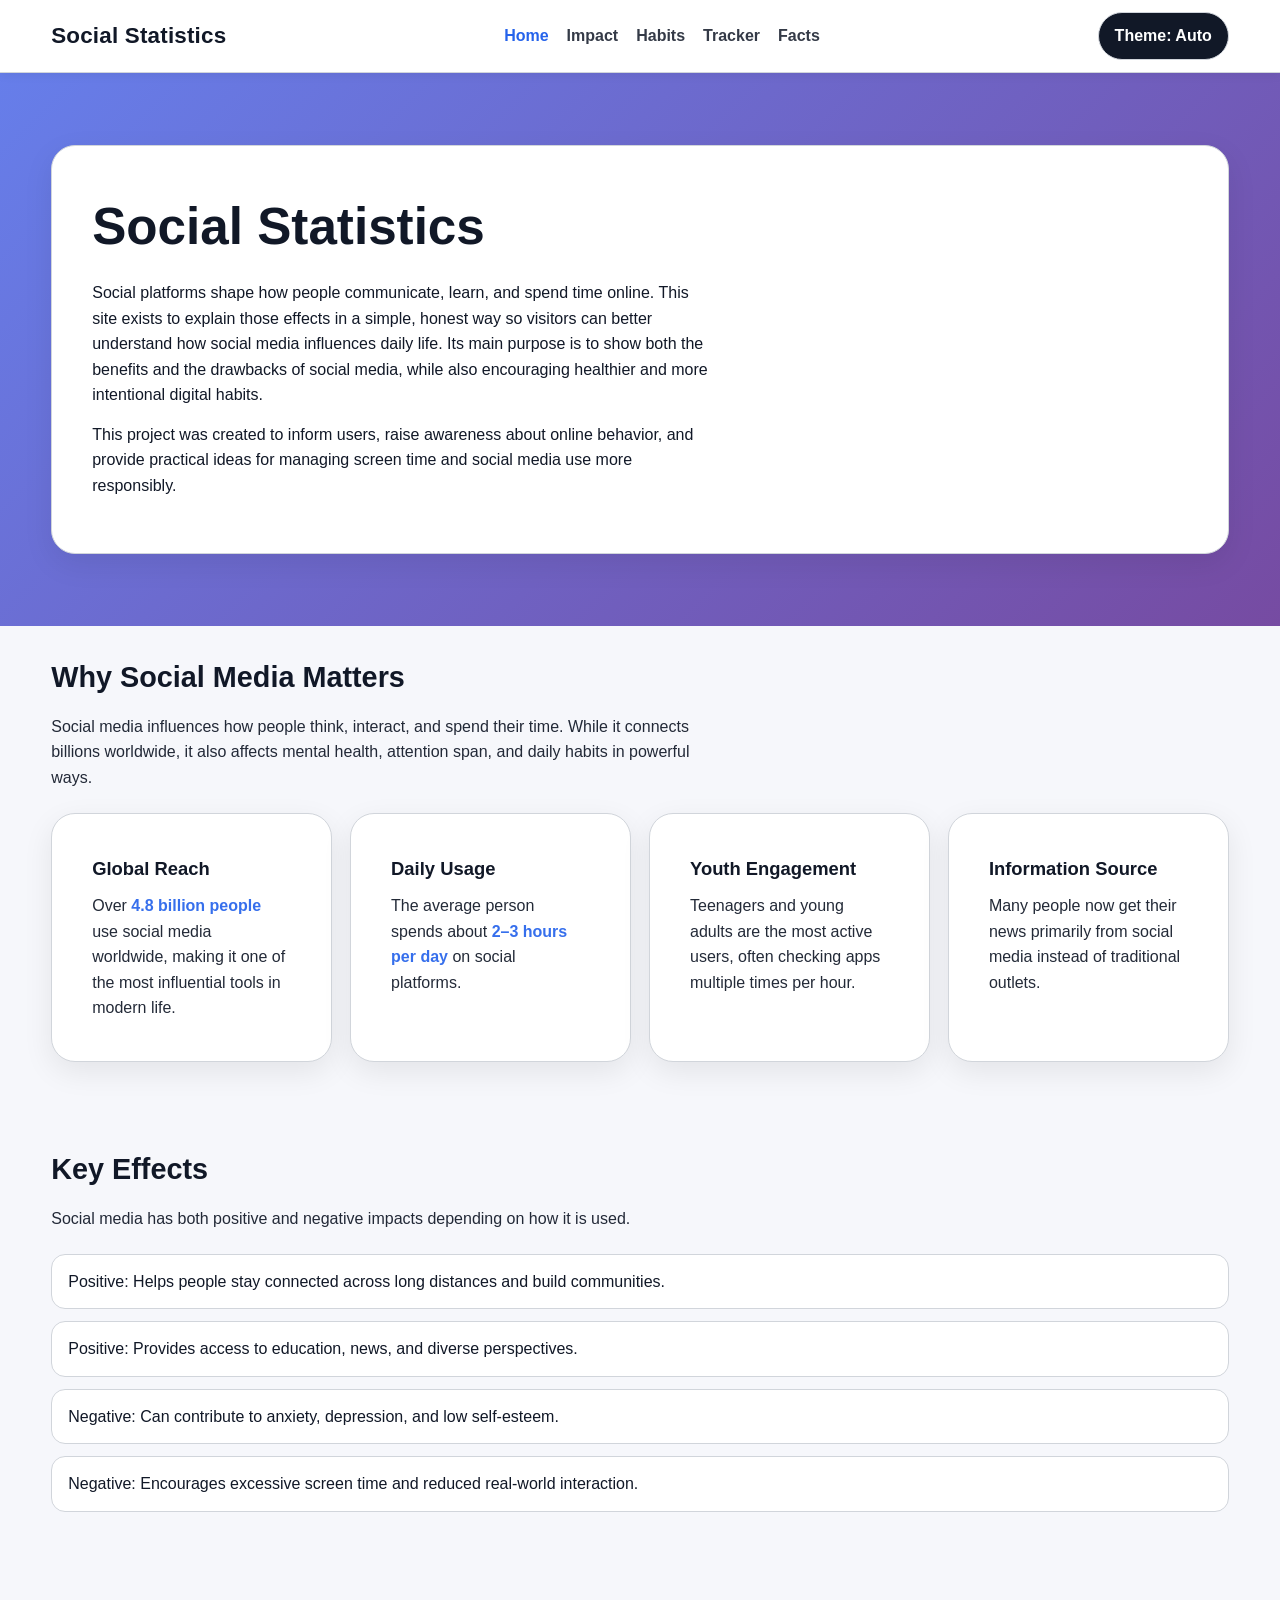
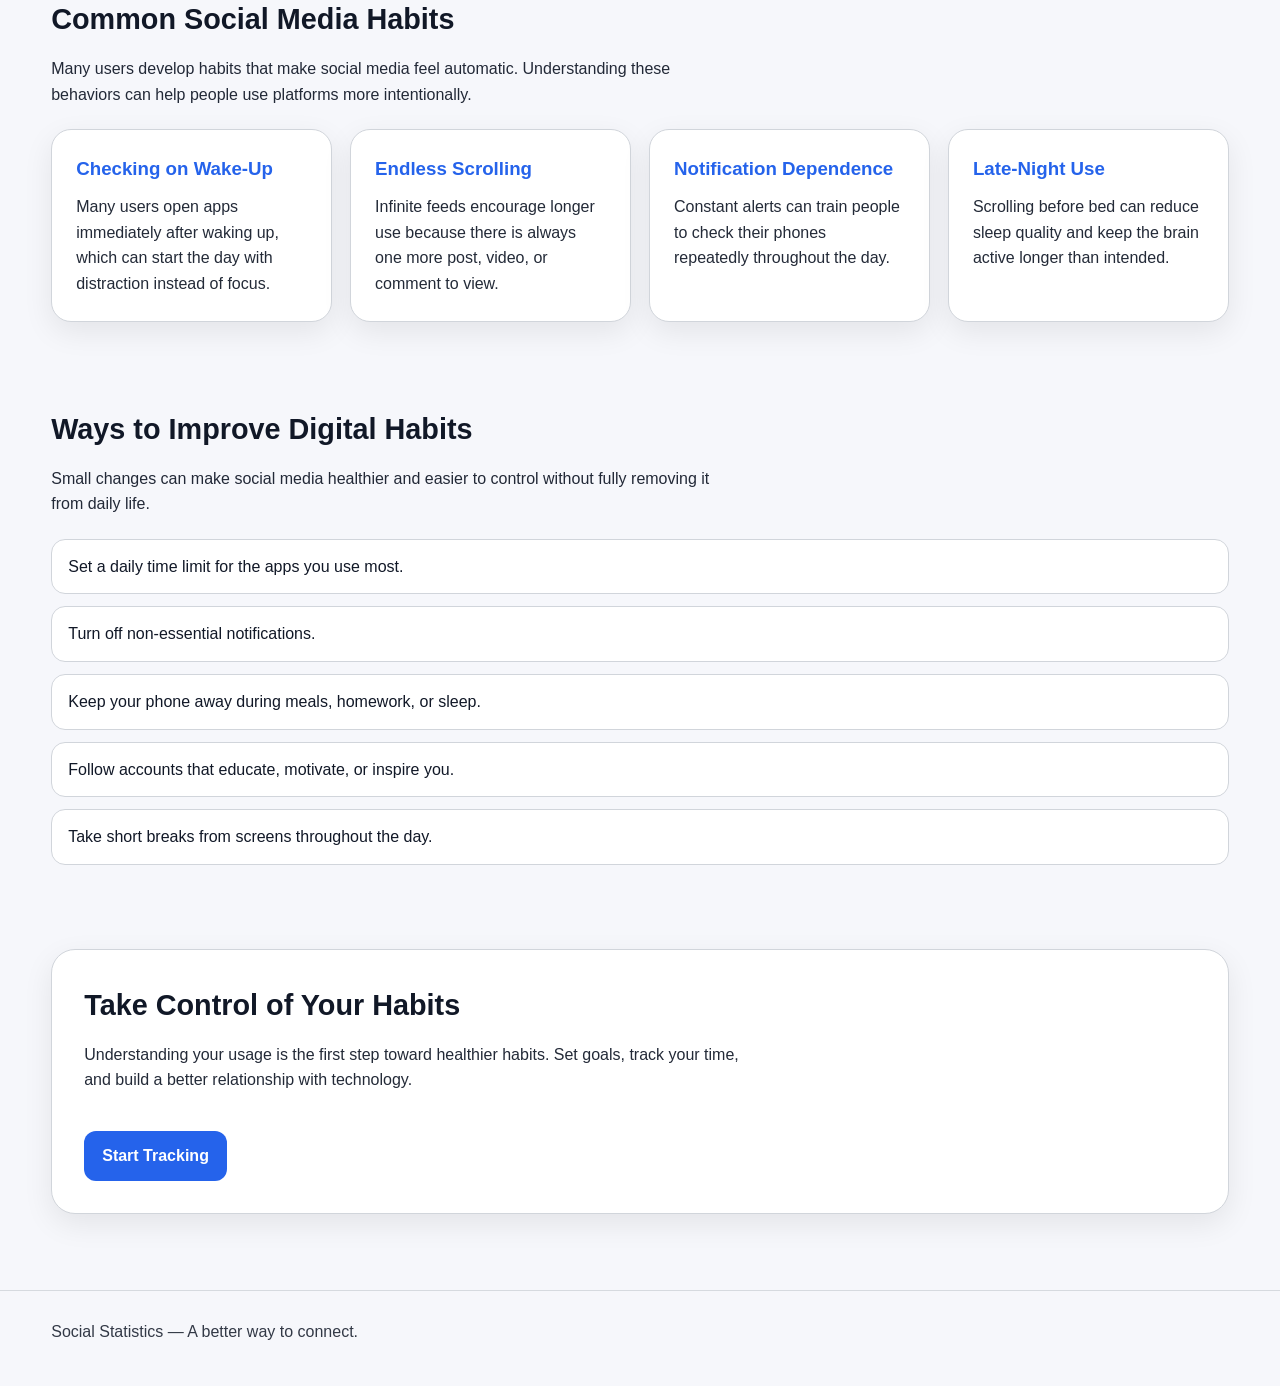
<file: index.html>
<html lang="en">
<head>
  <meta charset="UTF-8" />
  <meta name="viewport" content="width=device-width, initial-scale=1.0" />
  <title>Social Statistics | Home</title>
  <style>
    * { margin: 0; padding: 0; box-sizing: border-box; }

    :root {
      color-scheme: light dark;
      --bg: #f6f7fb;
      --text: #111827;
      --card: #ffffff;
      --border: #d1d5db;
      --accent: #2563eb;
      --accent-2: #7c3aed;
      --button-bg: #111827;
      --button-text: #ffffff;
      --shadow: 0 10px 30px rgba(0, 0, 0, 0.08);
      --hero-bg: linear-gradient(135deg, #667eea 0%, #764ba2 100%);
      --hero-text: #ffffff;
    }

    :root[data-theme="dark"] {
      --bg: #0f172a;
      --text: #e5e7eb;
      --card: #111827;
      --border: #334155;
      --accent: #60a5fa;
      --accent-2: #a78bfa;
      --button-bg: #e5e7eb;
      --button-text: #111827;
      --shadow: 0 10px 30px rgba(0, 0, 0, 0.3);
      --hero-bg: linear-gradient(135deg, #1e293b 0%, #0f172a 100%);
      --hero-text: #ffffff;
    }

    body {
      min-height: 100vh;
      font-family: Arial, sans-serif;
      background: var(--bg);
      color: var(--text);
      line-height: 1.6;
      transition: background-color 0.25s ease, color 0.25s ease;
    }

    a { color: inherit; }

    .container {
      width: min(1200px, 92vw);
      margin: 0 auto;
    }

    .topbar {
      position: sticky;
      top: 0;
      z-index: 1000;
      border-bottom: 1px solid var(--border);
      background: color-mix(in srgb, var(--card) 92%, transparent);
      backdrop-filter: blur(10px);
      box-shadow: 0 2px 10px rgba(0, 0, 0, 0.06);
    }

    .topbar-inner {
      min-height: 72px;
      display: flex;
      align-items: center;
      justify-content: space-between;
      gap: 16px;
    }

    .brand a {
      text-decoration: none;
      color: var(--text);
      font-size: 1.4rem;
      font-weight: 800;
      letter-spacing: 0.2px;
    }

    .brand a:hover { color: var(--accent); }

    .nav {
      display: flex;
      align-items: center;
      gap: 18px;
      flex-wrap: wrap;
    }

    .nav a {
      text-decoration: none;
      color: var(--text);
      font-weight: 600;
      opacity: 0.85;
    }

    .nav a:hover,
    .nav a.active {
      color: var(--accent);
      opacity: 1;
    }

    .theme-toggle {
      display: inline-flex;
      align-items: center;
      gap: 10px;
      border: 1px solid var(--border);
      border-radius: 999px;
      padding: 10px 16px;
      background: var(--button-bg);
      color: var(--button-text);
      cursor: pointer;
      font: inherit;
      font-weight: 700;
      transition: transform 0.15s ease, background-color 0.25s ease, color 0.25s ease;
    }

    .theme-toggle:hover { transform: translateY(-1px); }

    .theme-toggle:focus-visible,
    .goal-input:focus-visible,
    .save-goal:focus-visible {
      outline: 3px solid var(--accent);
      outline-offset: 3px;
    }

    .hero-section {
      padding: 72px 0;
      background: var(--hero-bg);
      color: var(--hero-text);
    }

    .hero-card,
    .card,
    .tracker-card {
      background: var(--card);
      color: var(--text);
      border: 1px solid var(--border);
      border-radius: 24px;
      padding: 40px;
      box-shadow: var(--shadow);
    }

    .hero-card h1 {
      margin-bottom: 12px;
      font-size: clamp(2rem, 4vw, 3.2rem);
    }

    .hero-card p {
      max-width: 70ch;
      margin-bottom: 14px;
    }

    .section {
      padding: 28px 0 56px;
    }

    .section-title {
      font-size: 1.8rem;
      margin-bottom: 14px;
    }

    .section-copy {
      max-width: 75ch;
      margin-bottom: 22px;
      opacity: 0.92;
    }

    .grid {
      display: grid;
      grid-template-columns: repeat(auto-fit, minmax(220px, 1fr));
      gap: 18px;
    }

    .card h3 {
      margin-bottom: 10px;
      font-size: 1.15rem;
    }

    .card p {
      opacity: 0.92;
    }

    .highlight {
      color: var(--accent);
      font-weight: 700;
    }

    .stats-list {
      display: grid;
      gap: 12px;
      margin-top: 14px;
    }

    .stats-item {
      padding: 14px 16px;
      border-radius: 14px;
      background: var(--card);
      color: var(--text);
      border: 1px solid var(--border);
    }

    .footer {
      padding: 28px 0 42px;
      border-top: 1px solid var(--border);
      margin-top: 20px;
      opacity: 0.85;
    }

    .info-grid {
      display: grid;
      grid-template-columns: repeat(auto-fit, minmax(240px, 1fr));
      gap: 18px;
      margin-top: 18px;
    }

    .info-card {
      background: var(--card);
      color: var(--text);
      border: 1px solid var(--border);
      border-radius: 20px;
      padding: 24px;
      box-shadow: var(--shadow);
    }

    .info-card h3 {
      margin-bottom: 10px;
      color: var(--accent);
    }

    .info-card p {
      opacity: 0.92;
    }

    .tips-list {
      display: grid;
      gap: 12px;
      margin-top: 14px;
    }

    .tip-item {
      padding: 14px 16px;
      border-radius: 14px;
      border: 1px solid var(--border);
      background: var(--card);
      color: var(--text);
    }

    .cta-box {
      background: var(--card);
      color: var(--text);
      border: 1px solid var(--border);
      border-radius: 24px;
      padding: 32px;
      box-shadow: var(--shadow);
    }

    .cta-link {
      display: inline-flex;
      margin-top: 16px;
      text-decoration: none;
      padding: 12px 18px;
      border-radius: 12px;
      background: var(--accent);
      color: #fff;
      font-weight: 700;
    }

    .cta-link:hover {
      filter: brightness(1.05);
    }

    @media (max-width: 900px) {
      .tracker-wrap { grid-template-columns: 1fr; }
    }

    @media (max-width: 720px) {
      .topbar-inner {
        align-items: flex-start;
        flex-direction: column;
        padding: 14px 0;
      }

      .hero-section { padding: 42px 0; }
      .hero-card { padding: 24px; }
      .nav { gap: 12px; }
      .tracker-card { padding: 22px; }
    }
  </style>
</head>
<body>
  <header class="topbar">
    <div class="container topbar-inner">
      <div class="brand"><a href="index.html">Social Statistics</a></div>
      <nav class="nav" aria-label="Primary">
        <a class="active" href="index.html">Home</a>
        <a href="impact.html">Impact</a>
        <a href="habits.html">Habits</a>
        <a href="tracker.html">Tracker</a>
        <a href="facts.html">Facts</a>
      </nav>
      <button id="theme-toggle" class="theme-toggle" type="button" aria-pressed="false">
        <span id="theme-text">Theme: Auto</span>
      </button>
    </div>
  </header>

  <main>
    <section class="hero-section">
      <div class="container hero-card">
        <h1>Social Statistics</h1>
       <p>
  Social platforms shape how people communicate, learn, and spend time online. This site exists to explain those effects in a simple, honest way so visitors can better understand how social media influences daily life. 
  Its main purpose is to show both the benefits and the drawbacks of social media, while also encouraging healthier and more intentional digital habits.
</p>
<p>
  This project was created to inform users, raise awareness about online behavior, and provide practical ideas for managing screen time and social media use more responsibly.
</p>
      </div>
    </section>

    <section class="section">
      <div class="container">
        <h2 class="section-title">Why Social Media Matters</h2>
        <p class="section-copy">
          Social media influences how people think, interact, and spend their time. While it connects billions worldwide, it also affects mental health, attention span, and daily habits in powerful ways.
        </p>

        <div class="grid">
          <div class="card">
            <h3>Global Reach</h3>
            <p>Over <span class="highlight">4.8 billion people</span> use social media worldwide, making it one of the most influential tools in modern life.</p>
          </div>
          <div class="card">
            <h3>Daily Usage</h3>
            <p>The average person spends about <span class="highlight">2–3 hours per day</span> on social platforms.</p>
          </div>
          <div class="card">
            <h3>Youth Engagement</h3>
            <p>Teenagers and young adults are the most active users, often checking apps multiple times per hour.</p>
          </div>
          <div class="card">
            <h3>Information Source</h3>
            <p>Many people now get their news primarily from social media instead of traditional outlets.</p>
          </div>
        </div>
      </div>
    </section>

    <section class="section">
      <div class="container">
        <h2 class="section-title">Key Effects</h2>
        <p class="section-copy">
          Social media has both positive and negative impacts depending on how it is used.
        </p>

        <div class="stats-list">
          <div class="stats-item">Positive: Helps people stay connected across long distances and build communities.</div>
          <div class="stats-item">Positive: Provides access to education, news, and diverse perspectives.</div>
          <div class="stats-item">Negative: Can contribute to anxiety, depression, and low self-esteem.</div>
          <div class="stats-item">Negative: Encourages excessive screen time and reduced real-world interaction.</div>
        </div>
      </div>
    </section>

    <section class="section">
      <div class="container">
        <h2 class="section-title">Common Social Media Habits</h2>
        <p class="section-copy">
          Many users develop habits that make social media feel automatic. Understanding these behaviors can help people use platforms more intentionally.
        </p>

        <div class="info-grid">
          <div class="info-card">
            <h3>Checking on Wake-Up</h3>
            <p>Many users open apps immediately after waking up, which can start the day with distraction instead of focus.</p>
          </div>
          <div class="info-card">
            <h3>Endless Scrolling</h3>
            <p>Infinite feeds encourage longer use because there is always one more post, video, or comment to view.</p>
          </div>
          <div class="info-card">
            <h3>Notification Dependence</h3>
            <p>Constant alerts can train people to check their phones repeatedly throughout the day.</p>
          </div>
          <div class="info-card">
            <h3>Late-Night Use</h3>
            <p>Scrolling before bed can reduce sleep quality and keep the brain active longer than intended.</p>
          </div>
        </div>
      </div>
    </section>

    <section class="section">
      <div class="container">
        <h2 class="section-title">Ways to Improve Digital Habits</h2>
        <p class="section-copy">
          Small changes can make social media healthier and easier to control without fully removing it from daily life.
        </p>

        <div class="tips-list">
          <div class="tip-item">Set a daily time limit for the apps you use most.</div>
          <div class="tip-item">Turn off non-essential notifications.</div>
          <div class="tip-item">Keep your phone away during meals, homework, or sleep.</div>
          <div class="tip-item">Follow accounts that educate, motivate, or inspire you.</div>
          <div class="tip-item">Take short breaks from screens throughout the day.</div>
        </div>
      </div>
    </section>

    <section class="section">
      <div class="container cta-box">
        <h2 class="section-title">Take Control of Your Habits</h2>
        <p class="section-copy">
          Understanding your usage is the first step toward healthier habits. Set goals, track your time, and build a better relationship with technology.
        </p>
        <a href="tracker.html" class="cta-link">Start Tracking</a>
      </div>
    </section>
  </main>

  <footer class="footer">
    <div class="container"><p>Social Statistics — A better way to connect.</p></div>
  </footer>

  <script>
    const root = document.documentElement;
    const button = document.getElementById('theme-toggle');
    const themeText = document.getElementById('theme-text');
    const modes = ['auto', 'light', 'dark'];
    let mode = localStorage.getItem('theme') || 'auto';

    function systemTheme() {
      return window.matchMedia('(prefers-color-scheme: dark)').matches ? 'dark' : 'light';
    }

    function applyTheme() {
      const activeTheme = mode === 'auto' ? systemTheme() : mode;
      root.dataset.theme = activeTheme;
      themeText.textContent = `Theme: ${mode.charAt(0).toUpperCase() + mode.slice(1)}`;
      button.setAttribute('aria-pressed', mode !== 'auto');
    }

    button.addEventListener('click', () => {
      mode = modes[(modes.indexOf(mode) + 1) % modes.length];
      localStorage.setItem('theme', mode);
      applyTheme();
    });

    const mediaQuery = window.matchMedia('(prefers-color-scheme: dark)');
    const handleChange = () => { if (mode === 'auto') applyTheme(); };
    if (mediaQuery.addEventListener) mediaQuery.addEventListener('change', handleChange);
    else mediaQuery.addListener(handleChange);

    applyTheme();
  </script>
</body>
</html>
</file>
